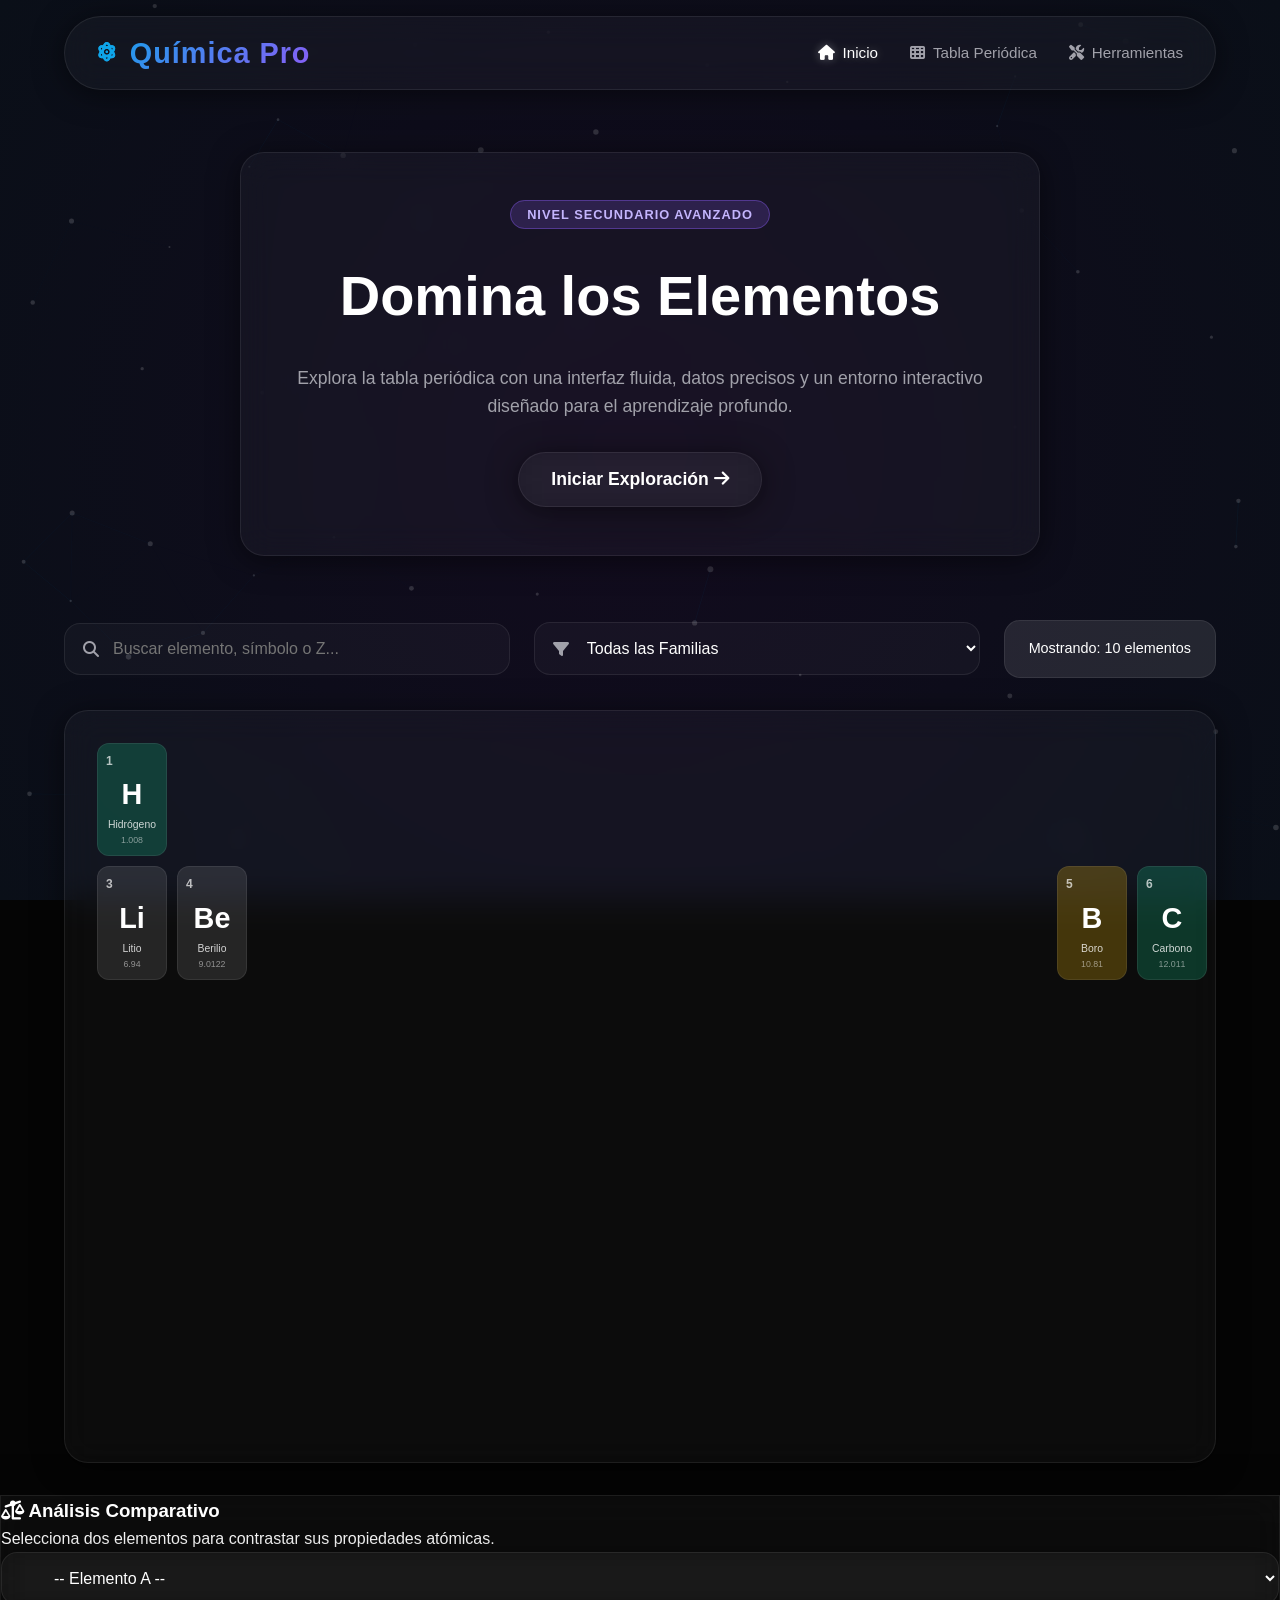
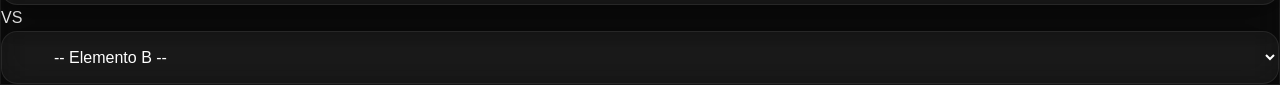
<file: index.html>
<!DOCTYPE html>
<html lang="es">
<head>
    <meta charset="UTF-8">
    <meta name="viewport" content="width=device-width, initial-scale=1.0">
    <meta name="description" content="Plataforma educativa avanzada de química para secundaria.">
    <title>Química Pro | Edición Premium</title>
    <link rel="stylesheet" href="styles.css">
    <link href="https://cdnjs.cloudflare.com/ajax/libs/font-awesome/6.4.0/css/all.min.css" rel="stylesheet">
</head>
<body>
    <canvas id="bg-particles"></canvas>

    <nav class="liquid-nav">
        <div class="nav-content">
            <div class="logo">
                <i class="fa-solid fa-atom atom-spin"></i>
                <h1>Química Pro</h1>
            </div>
            <ul class="nav-links">
                <li><a href="#inicio" class="active"><i class="fa-solid fa-house"></i> Inicio</a></li>
                <li><a href="#tabla-section"><i class="fa-solid fa-table-cells"></i> Tabla Periódica</a></li>
                <li><a href="#herramientas"><i class="fa-solid fa-screwdriver-wrench"></i> Herramientas</a></li>
            </ul>
        </div>
    </nav>

    <main>
        <section id="inicio" class="hero-section">
            <div class="glass-card hero-content fade-in-up">
                <span class="badge">Nivel Secundario Avanzado</span>
                <h2>Domina los Elementos</h2>
                <p>Explora la tabla periódica con una interfaz fluida, datos precisos y un entorno interactivo diseñado para el aprendizaje profundo.</p>
                <button class="btn-primary glass-button" onclick="document.getElementById('tabla-section').scrollIntoView({behavior: 'smooth'})">
                    Iniciar Exploración <i class="fa-solid fa-arrow-right"></i>
                </button>
            </div>
        </section>

        <section id="tabla-section" class="main-workspace">
            <div class="glass-toolbar">
                <div class="search-wrapper">
                    <i class="fa-solid fa-magnifying-glass"></i>
                    <input type="text" id="buscador" placeholder="Buscar elemento, símbolo o Z..." autocomplete="off">
                </div>
                <div class="filter-wrapper">
                    <i class="fa-solid fa-filter"></i>
                    <select id="filtro-categoria">
                        <option value="todos">Todas las Familias</option>
                        <option value="No metal">No Metales</option>
                        <option value="Gas noble">Gases Nobles</option>
                        <option value="Metal alcalino">Metales Alcalinos</option>
                        <option value="Metal alcalinotérreo">Alcalinotérreos</option>
                        <option value="Metaloide">Metaloides</option>
                        <option value="Halógeno">Halógenos</option>
                    </select>
                </div>
                <div class="stats-badge" id="conteo-elementos">
                    Mostrando: 10 elementos
                </div>
            </div>

            <div class="table-scroll-container glass-card">
                <div class="periodic-grid" id="grid-elementos">
                    </div>
            </div>
        </section>

        <section id="herramientas" class="tools-section">
            <div class="glass-card comparison-module">
                <div class="module-header">
                    <h3><i class="fa-solid fa-scale-unbalanced"></i> Análisis Comparativo</h3>
                    <p>Selecciona dos elementos para contrastar sus propiedades atómicas.</p>
                </div>
                <div class="comparison-grid">
                    <div class="select-container">
                        <select id="comp-left" class="glass-select"><option value="">-- Elemento A --</option></select>
                    </div>
                    <div class="vs-badge">VS</div>
                    <div class="select-container">
                        <select id="comp-right" class="glass-select"><option value="">-- Elemento B --</option></select>
                    </div>
                </div>
                <div id="panel-resultados" class="comparison-results">
                    </div>
            </div>
        </section>
    </main>

    <div id="modal-detalle" class="liquid-modal" aria-hidden="true">
        <div class="modal-dialog glass-card">
            <button class="btn-close" aria-label="Cerrar modal"><i class="fa-solid fa-xmark"></i></button>
            <div id="modal-contenido"></div>
        </div>
    </div>

    <script src="app.js"></script>
</body>
</html>
</file>
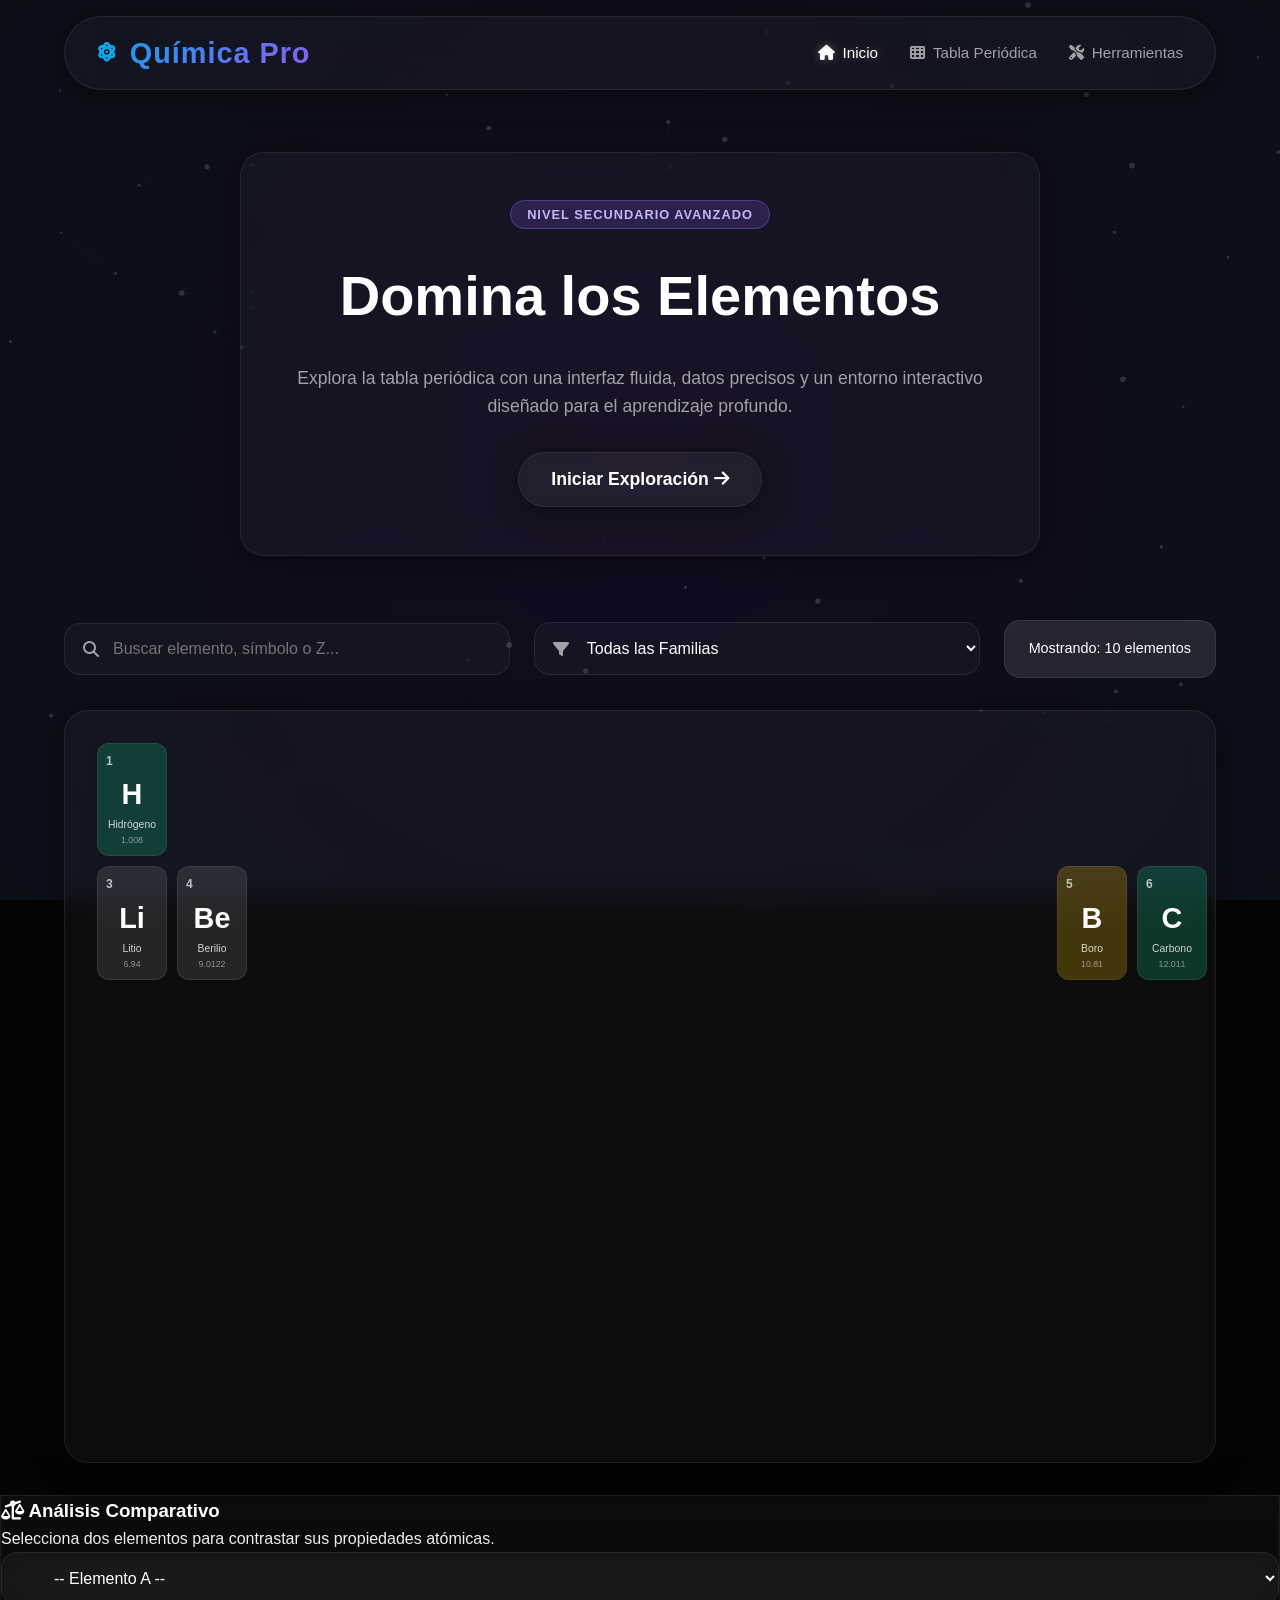
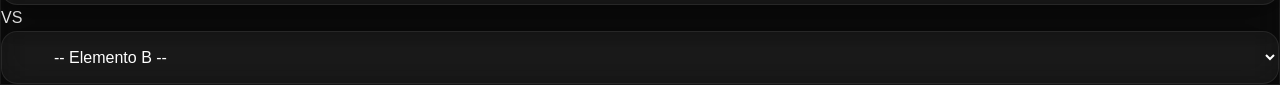
<file: gemini-code-1780267671540.html>
<!DOCTYPE html>
<html lang="es">
<head>
    <meta charset="UTF-8">
    <meta name="viewport" content="width=device-width, initial-scale=1.0">
    <meta name="description" content="Plataforma educativa avanzada de química para secundaria.">
    <title>Química Pro | Edición Premium</title>
    <link rel="stylesheet" href="styles.css">
    <link href="https://cdnjs.cloudflare.com/ajax/libs/font-awesome/6.4.0/css/all.min.css" rel="stylesheet">
</head>
<body>
    <canvas id="bg-particles"></canvas>

    <nav class="liquid-nav">
        <div class="nav-content">
            <div class="logo">
                <i class="fa-solid fa-atom atom-spin"></i>
                <h1>Química Pro</h1>
            </div>
            <ul class="nav-links">
                <li><a href="#inicio" class="active"><i class="fa-solid fa-house"></i> Inicio</a></li>
                <li><a href="#tabla-section"><i class="fa-solid fa-table-cells"></i> Tabla Periódica</a></li>
                <li><a href="#herramientas"><i class="fa-solid fa-screwdriver-wrench"></i> Herramientas</a></li>
            </ul>
        </div>
    </nav>

    <main>
        <section id="inicio" class="hero-section">
            <div class="glass-card hero-content fade-in-up">
                <span class="badge">Nivel Secundario Avanzado</span>
                <h2>Domina los Elementos</h2>
                <p>Explora la tabla periódica con una interfaz fluida, datos precisos y un entorno interactivo diseñado para el aprendizaje profundo.</p>
                <button class="btn-primary glass-button" onclick="document.getElementById('tabla-section').scrollIntoView({behavior: 'smooth'})">
                    Iniciar Exploración <i class="fa-solid fa-arrow-right"></i>
                </button>
            </div>
        </section>

        <section id="tabla-section" class="main-workspace">
            <div class="glass-toolbar">
                <div class="search-wrapper">
                    <i class="fa-solid fa-magnifying-glass"></i>
                    <input type="text" id="buscador" placeholder="Buscar elemento, símbolo o Z..." autocomplete="off">
                </div>
                <div class="filter-wrapper">
                    <i class="fa-solid fa-filter"></i>
                    <select id="filtro-categoria">
                        <option value="todos">Todas las Familias</option>
                        <option value="No metal">No Metales</option>
                        <option value="Gas noble">Gases Nobles</option>
                        <option value="Metal alcalino">Metales Alcalinos</option>
                        <option value="Metal alcalinotérreo">Alcalinotérreos</option>
                        <option value="Metaloide">Metaloides</option>
                        <option value="Halógeno">Halógenos</option>
                    </select>
                </div>
                <div class="stats-badge" id="conteo-elementos">
                    Mostrando: 10 elementos
                </div>
            </div>

            <div class="table-scroll-container glass-card">
                <div class="periodic-grid" id="grid-elementos">
                    </div>
            </div>
        </section>

        <section id="herramientas" class="tools-section">
            <div class="glass-card comparison-module">
                <div class="module-header">
                    <h3><i class="fa-solid fa-scale-unbalanced"></i> Análisis Comparativo</h3>
                    <p>Selecciona dos elementos para contrastar sus propiedades atómicas.</p>
                </div>
                <div class="comparison-grid">
                    <div class="select-container">
                        <select id="comp-left" class="glass-select"><option value="">-- Elemento A --</option></select>
                    </div>
                    <div class="vs-badge">VS</div>
                    <div class="select-container">
                        <select id="comp-right" class="glass-select"><option value="">-- Elemento B --</option></select>
                    </div>
                </div>
                <div id="panel-resultados" class="comparison-results">
                    </div>
            </div>
        </section>
    </main>

    <div id="modal-detalle" class="liquid-modal" aria-hidden="true">
        <div class="modal-dialog glass-card">
            <button class="btn-close" aria-label="Cerrar modal"><i class="fa-solid fa-xmark"></i></button>
            <div id="modal-contenido"></div>
        </div>
    </div>

    <script src="app.js"></script>
</body>
</html>
</file>
<file: styles.css>
/* Variables Globales y Paleta Premium */
:root {
    --bg-dark: #050505;
    --bg-gradient-1: #0a0f18;
    --bg-gradient-2: #120b1e;
    
    --text-main: #ffffff;
    --text-muted: #a1a1aa;
    
    --glass-bg: rgba(255, 255, 255, 0.03);
    --glass-border: rgba(255, 255, 255, 0.08);
    --glass-highlight: rgba(255, 255, 255, 0.15);
    
    --accent-blue: #0ea5e9;
    --accent-purple: #8b5cf6;
    
    /* Colores Categóricos Científicos */
    --cat-nometal: rgba(16, 185, 129, 0.25);
    --cat-gasnoble: rgba(139, 92, 246, 0.25);
    --cat-alcalino: rgba(239, 68, 68, 0.25);
    --cat-alcalinoterreo: rgba(249, 115, 22, 0.25);
    --cat-metaloide: rgba(234, 179, 8, 0.25);
    --cat-halogeno: rgba(6, 182, 212, 0.25);
    
    --shadow-soft: 0 4px 30px rgba(0, 0, 0, 0.5);
    --transition-smooth: all 0.4s cubic-bezier(0.23, 1, 0.32, 1);
}

* {
    margin: 0;
    padding: 0;
    box-sizing: border-box;
    font-family: -apple-system, BlinkMacSystemFont, "SF Pro Display", "Segoe UI", Roboto, sans-serif;
    -webkit-font-smoothing: antialiased;
}

body {
    background-color: var(--bg-dark);
    color: var(--text-main);
    overflow-x: hidden;
    line-height: 1.6;
}

/* Fondo Dinámico con Canvas */
#bg-particles {
    position: fixed;
    top: 0;
    left: 0;
    width: 100vw;
    height: 100vh;
    z-index: -1;
    background: radial-gradient(circle at 50% 50%, var(--bg-gradient-2), var(--bg-gradient-1));
}

/* Efecto Liquid Glass General */
.glass-card, .liquid-nav, .glass-button, .glass-select {
    background: var(--glass-bg);
    backdrop-filter: blur(16px);
    -webkit-backdrop-filter: blur(16px);
    border: 1px solid var(--glass-border);
    box-shadow: var(--shadow-soft);
}

/* Navegación Estilo macOS */
.liquid-nav {
    position: fixed;
    top: 1rem;
    left: 50%;
    transform: translateX(-50%);
    width: 90%;
    max-width: 1200px;
    border-radius: 100px;
    z-index: 1000;
    padding: 0.8rem 2rem;
    transition: var(--transition-smooth);
}

.nav-content {
    display: flex;
    justify-content: space-between;
    align-items: center;
}

.logo {
    display: flex;
    align-items: center;
    gap: 0.8rem;
    font-size: 1.2rem;
    font-weight: 700;
    letter-spacing: 1px;
    background: linear-gradient(135deg, var(--accent-blue), var(--accent-purple));
    -webkit-background-clip: text;
    -webkit-text-fill-color: transparent;
}

.atom-spin { animation: spin 8s linear infinite; -webkit-text-fill-color: var(--accent-blue); }

.nav-links {
    display: flex;
    gap: 2rem;
    list-style: none;
}

.nav-links a {
    color: var(--text-muted);
    text-decoration: none;
    font-weight: 500;
    font-size: 0.95rem;
    transition: var(--transition-smooth);
    display: flex;
    align-items: center;
    gap: 0.5rem;
}

.nav-links a:hover, .nav-links a.active {
    color: var(--text-main);
    text-shadow: 0 0 10px rgba(255,255,255,0.3);
}

/* Secciones y Layout */
main { padding-top: 120px; }

.hero-section {
    min-height: 50vh;
    display: flex;
    justify-content: center;
    align-items: center;
    text-align: center;
    padding: 2rem;
}

.hero-content {
    padding: 3rem;
    border-radius: 24px;
    max-width: 800px;
}

.badge {
    background: rgba(139, 92, 246, 0.2);
    color: #c4b5fd;
    padding: 0.4rem 1rem;
    border-radius: 50px;
    font-size: 0.8rem;
    font-weight: 600;
    letter-spacing: 1px;
    text-transform: uppercase;
    border: 1px solid rgba(139, 92, 246, 0.4);
}

.hero-content h2 { font-size: 3.5rem; margin: 1.5rem 0; font-weight: 800; }
.hero-content p { color: var(--text-muted); font-size: 1.1rem; margin-bottom: 2rem; }

.glass-button {
    padding: 1rem 2rem;
    border-radius: 50px;
    color: white;
    font-size: 1.1rem;
    font-weight: 600;
    cursor: pointer;
    transition: var(--transition-smooth);
}

.glass-button:hover {
    background: var(--glass-highlight);
    transform: translateY(-2px);
    box-shadow: 0 0 20px rgba(14, 165, 233, 0.4);
}

/* Controles de Búsqueda */
.main-workspace { padding: 2rem 5%; max-width: 1600px; margin: 0 auto; }

.glass-toolbar {
    display: flex;
    flex-wrap: wrap;
    gap: 1.5rem;
    margin-bottom: 2rem;
    align-items: center;
}

.search-wrapper, .filter-wrapper {
    position: relative;
    flex: 1;
    min-width: 250px;
}

.search-wrapper i, .filter-wrapper i {
    position: absolute;
    left: 1.2rem;
    top: 50%;
    transform: translateY(-50%);
    color: var(--text-muted);
}

input, select {
    width: 100%;
    background: var(--glass-bg);
    border: 1px solid var(--glass-border);
    color: white;
    padding: 1rem 1rem 1rem 3rem;
    border-radius: 16px;
    outline: none;
    font-size: 1rem;
    transition: var(--transition-smooth);
}

input:focus, select:focus {
    border-color: var(--accent-blue);
    background: rgba(255,255,255,0.06);
}

select option { background: var(--bg-dark); color: white; }

.stats-badge {
    background: rgba(255,255,255,0.1);
    padding: 1rem 1.5rem;
    border-radius: 16px;
    font-size: 0.9rem;
    border: 1px solid var(--glass-border);
}

/* Grid de la Tabla Periódica */
.table-scroll-container {
    padding: 2rem;
    border-radius: 24px;
    overflow-x: auto;
}

.periodic-grid {
    display: grid;
    grid-template-columns: repeat(18, minmax(70px, 1fr));
    grid-template-rows: repeat(7, minmax(80px, auto));
    gap: 10px;
    min-width: 1200px;
}

/* Tarjeta de Elemento Premium */
.element-box {
    border-radius: 12px;
    padding: 8px;
    display: flex;
    flex-direction: column;
    position: relative;
    cursor: pointer;
    border: 1px solid var(--glass-border);
    transition: var(--transition-smooth);
    overflow: hidden;
}

/* Efecto de brillo interior al pasar el cursor */
.element-box::before {
    content: '';
    position: absolute;
    top: -50%; left: -50%; width: 200%; height: 200%;
    background: radial-gradient(circle, rgba(255,255,255,0.2) 0%, transparent 70%);
    opacity: 0;
    transition: opacity 0.3s;
    pointer-events: none;
}

.element-box:hover::before { opacity: 1; }
.element-box:hover {
    transform: scale(1.15);
    z-index: 100;
    box-shadow: 0 15px 35px rgba(0,0,0,0.6);
    border-color: rgba(255,255,255,0.4);
}

.e-num { font-size: 0.75rem; opacity: 0.7; font-weight: 600; }
.e-sym { font-size: 1.8rem; font-weight: 800; text-align: center; margin: auto 0; }
.e-name { font-size: 0.65rem; text-align: center; white-space: nowrap; overflow: hidden; text-overflow: ellipsis; opacity: 0.8;}
.e-mass { font-size: 0.55rem; text-align: center; opacity: 0.5; }

/* Modal Liquid Glass */
.liquid-modal {
    display: none;
    position: fixed;
    top: 0; left: 0; width: 100%; height: 100%;
    background: rgba(0,0,0,0.4);
    backdrop-filter: blur(8px);
    z-index: 2000;
    opacity: 0;
    transition: opacity 0.3s;
}

.liquid-modal.active { display: flex; opacity: 1; justify-content: center; align-items: center; }

.modal-dialog {
    width: 90%;
    max-width: 700px;
    border-radius: 24px;
    padding: 3rem;
    position: relative;
    transform: translateY(50px);
    transition: var(--transition-smooth);
}

.liquid-modal.active .modal-dialog { transform: translateY(0); }

.btn-close {
    position: absolute;
    top: 1.5rem; right: 1.5rem;
    background: rgba(255,255,255,0.1);
    border: none;
    color: white;
    width: 40px; height: 40px;
    border-radius: 50%;
    cursor: pointer;
    font-size: 1.2rem;
    transition: var(--transition-smooth);
}

.btn-close:hover { background: rgba(239, 68, 68, 0.6); transform: rotate(90deg); }

.modal-header-info { display: flex; align-items: center; gap: 2rem; margin-bottom: 2rem; border-bottom: 1px solid var(--glass-border); padding-bottom: 1.5rem; }
.modal-big-sym { font-size: 5rem; font-weight: 800; line-height: 1; background: linear-gradient(135deg, #fff, #999); -webkit-background-clip: text; -webkit-text-fill-color: transparent;}
.modal-grid-data { display: grid; grid-template-columns: repeat(auto-fit, minmax(200px, 1fr)); gap: 1rem; }
.data-item { background: rgba(0,0,0,0.2); padding: 1rem; border-radius: 12px; border: 1px solid var(--glass-border); }
.data-item span { display: block; font-size: 0.8rem; color: var(--text-muted); text-transform: uppercase; letter-spacing: 1px; margin-bottom: 0.3rem;}

/* Animaciones */
@keyframes spin { 100% { transform: rotate(360deg); } }
@keyframes fadeInUp {
    from { opacity: 0; transform: translateY(30px); }
    to { opacity: 1; transform: translateY(0); }
}
.fade-in-up { animation: fadeInUp 1s cubic-bezier(0.23, 1, 0.32, 1) forwards; }
</file>
